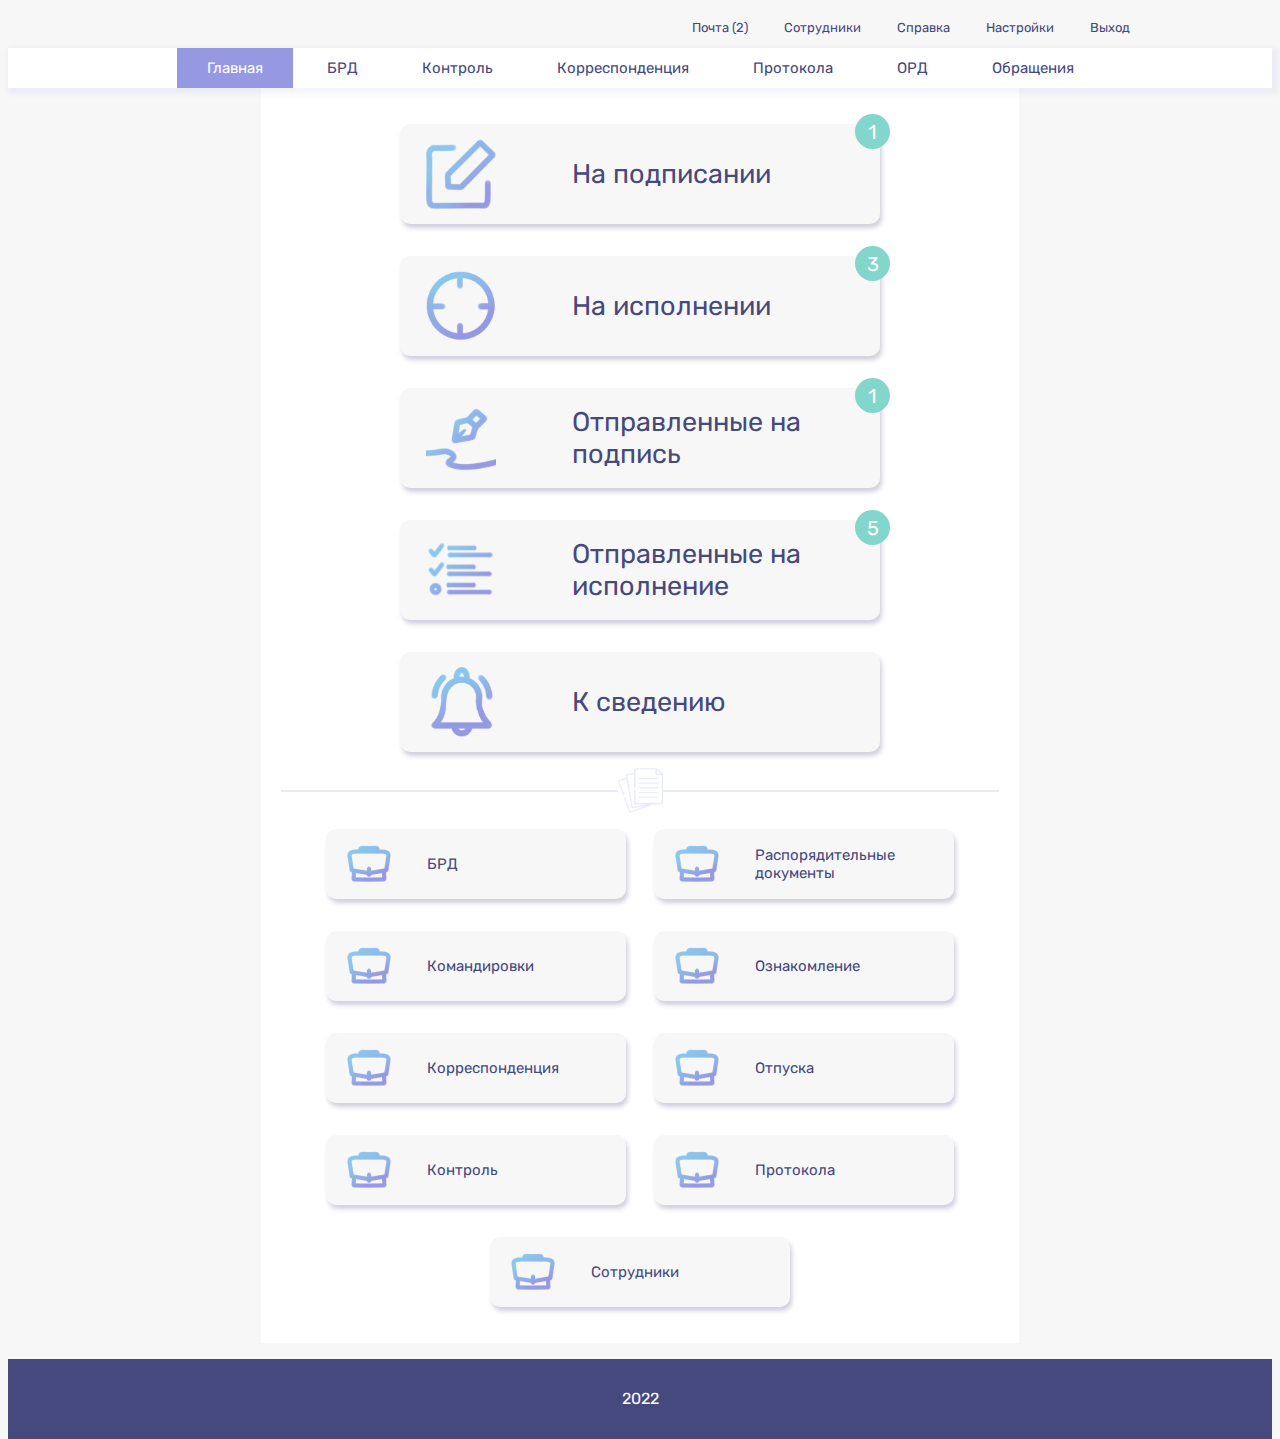
<file: index.html>
<!DOCTYPE html>
<html lang="ru">
<head>
    <meta charset="UTF-8">
    <title>SkyDocs</title>
    <link rel="stylesheet" href="style.css" >
    <link rel="preconnect" href="https://fonts.googleapis.com">
	<link rel="preconnect" href="https://fonts.gstatic.com" crossorigin>
	<link href="https://fonts.googleapis.com/css2?family=Rubik&display=swap" rel="stylesheet">
</head>
<body class="bodyRule">
    <div class="d">
        <div class="upperNav">
          <a class="active" href="#mail">Почта (2)</a>
          <a href="#staff">Сотрудники</a>
          <a href="#reference">Справка</a>
          <a href="#settings">Настройки</a>
          <a href="#quit">Выход</a>
        </div>

        <nav class="lowerNav">
          <a class="active" href="index.html">Главная</a>
          <a href="#brd">БРД</a>
          <a href="#control">Контроль</a>
          <a href="correspondence.html">Корреспонденция</a>
          <a href="#protocol">Протокола</a>
          <a href="#ord">ОРД</a>
          <a href="#appeals">Обращения</a>
        </nav>

        <div class="feed" style="background-color: #fff">
            <div class="mainCards">
                <a href="#on-signing" class="card cardMain shadow">
                    <img src="img/on-signing.png" class="imgCardMain">
                    <p class="cardTextMain">На подписании</p>
                    <div class="dot"><p class="dotNumber">1</p></div>
                </a>
             
                <a href="#on-performance" class="card cardMain shadow">
                    <img src="img/on-performance.png" class="imgCardMain">
                    <p class="cardTextMain">На исполнении</p>
                    <div class="dot"><p class="dotNumber">3</p></div>
                </a>
                <a href="#on-signature" class="card cardMain shadow">
                    <img src="img/signature-64.png" class="imgCardMain">
                    <p class="cardTextMain">Отправленные на подпись</p>
                    <div class="dot"><p class="dotNumber">1</p></div>
                </a>
                <a href="#tasks" class="card cardMain shadow">
                    <img src="img/tasks-64.png" class="imgCardMain">
                    <p class="cardTextMain">Отправленные на исполнение</p>
                    <div class="dot"><p class="dotNumber">5</p></div>
                </a>
                <a href="#notification" class="card cardMain shadow">
                    <img src="img/notification-64.png" class="imgCardMain">
                    <p class="cardTextMain">К сведению</p>
                </a>
            </div>

            <div class="decorateDiv">
                <div class="decorateLine" style="width: 485px"></div>
                <img src="img/paper.png" class="paper">
                <div class="decorateLine"  style="width: 485px"></div>
            </div>

            <div class="mainCards">
                <a href="#on-signing" class="card cardOff shadow">
                    <img src="img/briefcase-64.png" class="imgCard">
                    <p class="cardText">БРД</p>
                </a>
                <a href="#on-signing" class="card cardOff shadow">
                    <img src="img/briefcase-64.png" class="imgCard">
                    <p class="cardText">Распорядительные документы</p>
                </a>
                <a href="#on-signing" class="card cardOff shadow">
                    <img src="img/briefcase-64.png" class="imgCard">
                    <p class="cardText">Командировки</p>
                </a>
                <a href="#on-signing" class="card cardOff shadow">
                    <img src="img/briefcase-64.png" class="imgCard">
                    <p class="cardText">Ознакомление</p>
                </a>
                <a href="correspondence.html" class="card cardOff shadow">
                    <img src="img/briefcase-64.png" class="imgCard">
                    <p class="cardText">Корреспонденция</p>
                </a>
                <a href="#on-signing" class="card cardOff shadow">
                    <img src="img/briefcase-64.png" class="imgCard">
                    <p class="cardText">Отпуска</p>
                </a>
                <a href="#on-signing" class="card cardOff shadow">
                    <img src="img/briefcase-64.png" class="imgCard">
                    <p class="cardText">Контроль</p>
                </a>
                <a href="#on-signing" class="card cardOff shadow">
                    <img src="img/briefcase-64.png" class="imgCard">
                    <p class="cardText">Протокола</p>
                </a>
                <a href="#on-signing" class="card cardOff shadow">
                    <img src="img/briefcase-64.png" class="imgCard">
                    <p class="cardText">Сотрудники</p>
                </a>

            </div>
        </div>
    </div>
</body>
<footer>
    <p style="color: #fff; line-height: 80px;">2022</p>
</footer>
</html>
</file>
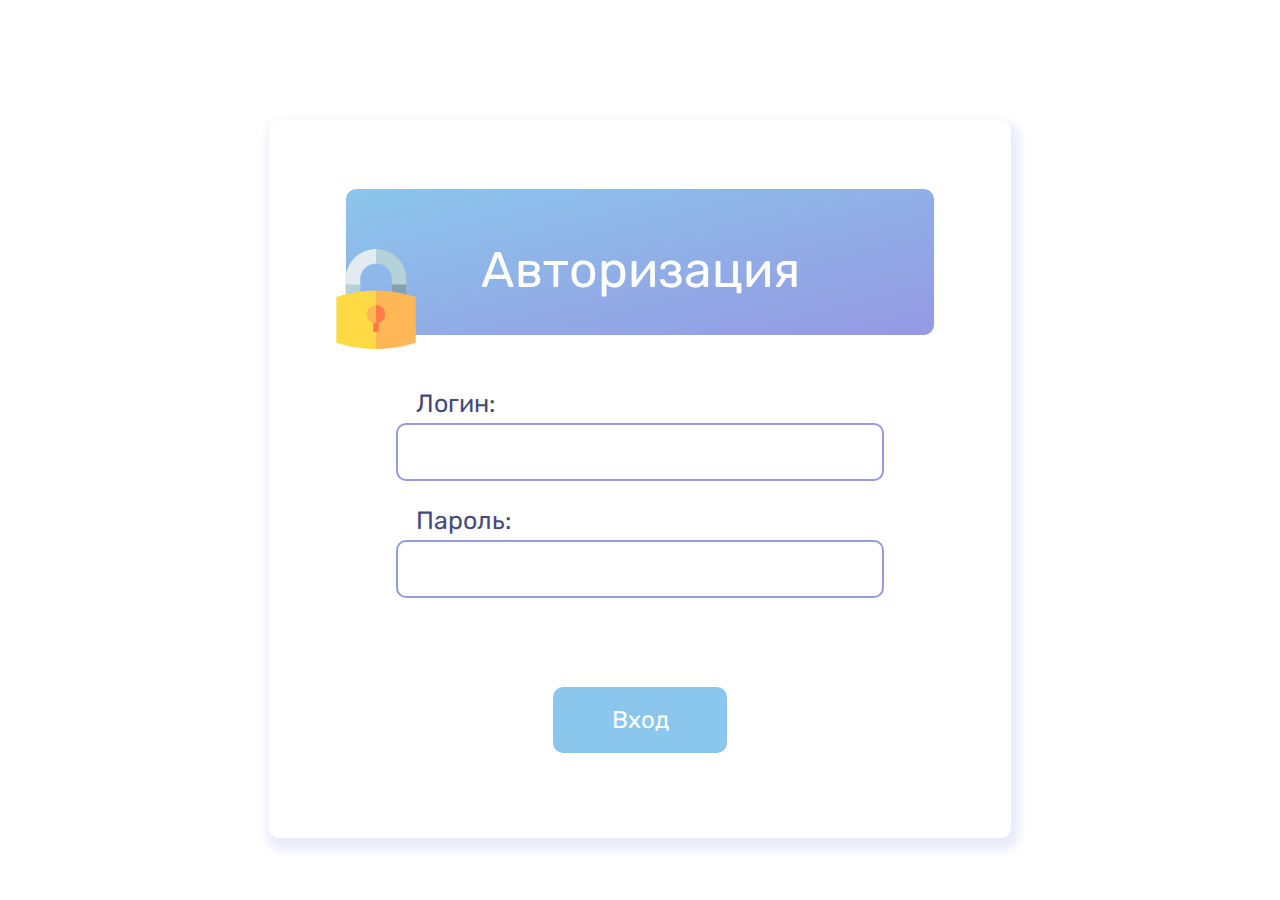
<file: auth.html>
<!DOCTYPE html>
<html lang="ru">
<head>
    <meta charset="UTF-8">
    <title>SkyDocs</title>
    <link rel="stylesheet" href="style.css" >
    <link rel="preconnect" href="https://fonts.googleapis.com">
	<link rel="preconnect" href="https://fonts.gstatic.com" crossorigin>
	<link href="https://fonts.googleapis.com/css2?family=Rubik&display=swap" rel="stylesheet">
</head>
<body>
    <div class="authBlock">
    	<div>
    		<img src="img/lock.png" class="imgLock">
    		<div class="gradSquare">
    			<p class="titleAuth">Авторизация</p>
    		</div>
    	</div>
    	<div class="inputGroup">
	    	<div class="inputBlock">
	    		<p class="textAuth inputWTitle">Логин:</p>
	    		<input type="text" name="login" class="inputAuth">
	    	</div>
	    	<div class="inputBlock">
	    		<p class="textAuth inputWTitle">Пароль:</p>
	    		<input type="password" name="login" class="inputAuth">
	    	</div>
    	</div>
    	<a href="index.html"><button class="btn btnAuth">Вход</button></a>
    </div>
</body>
</html>
</file>
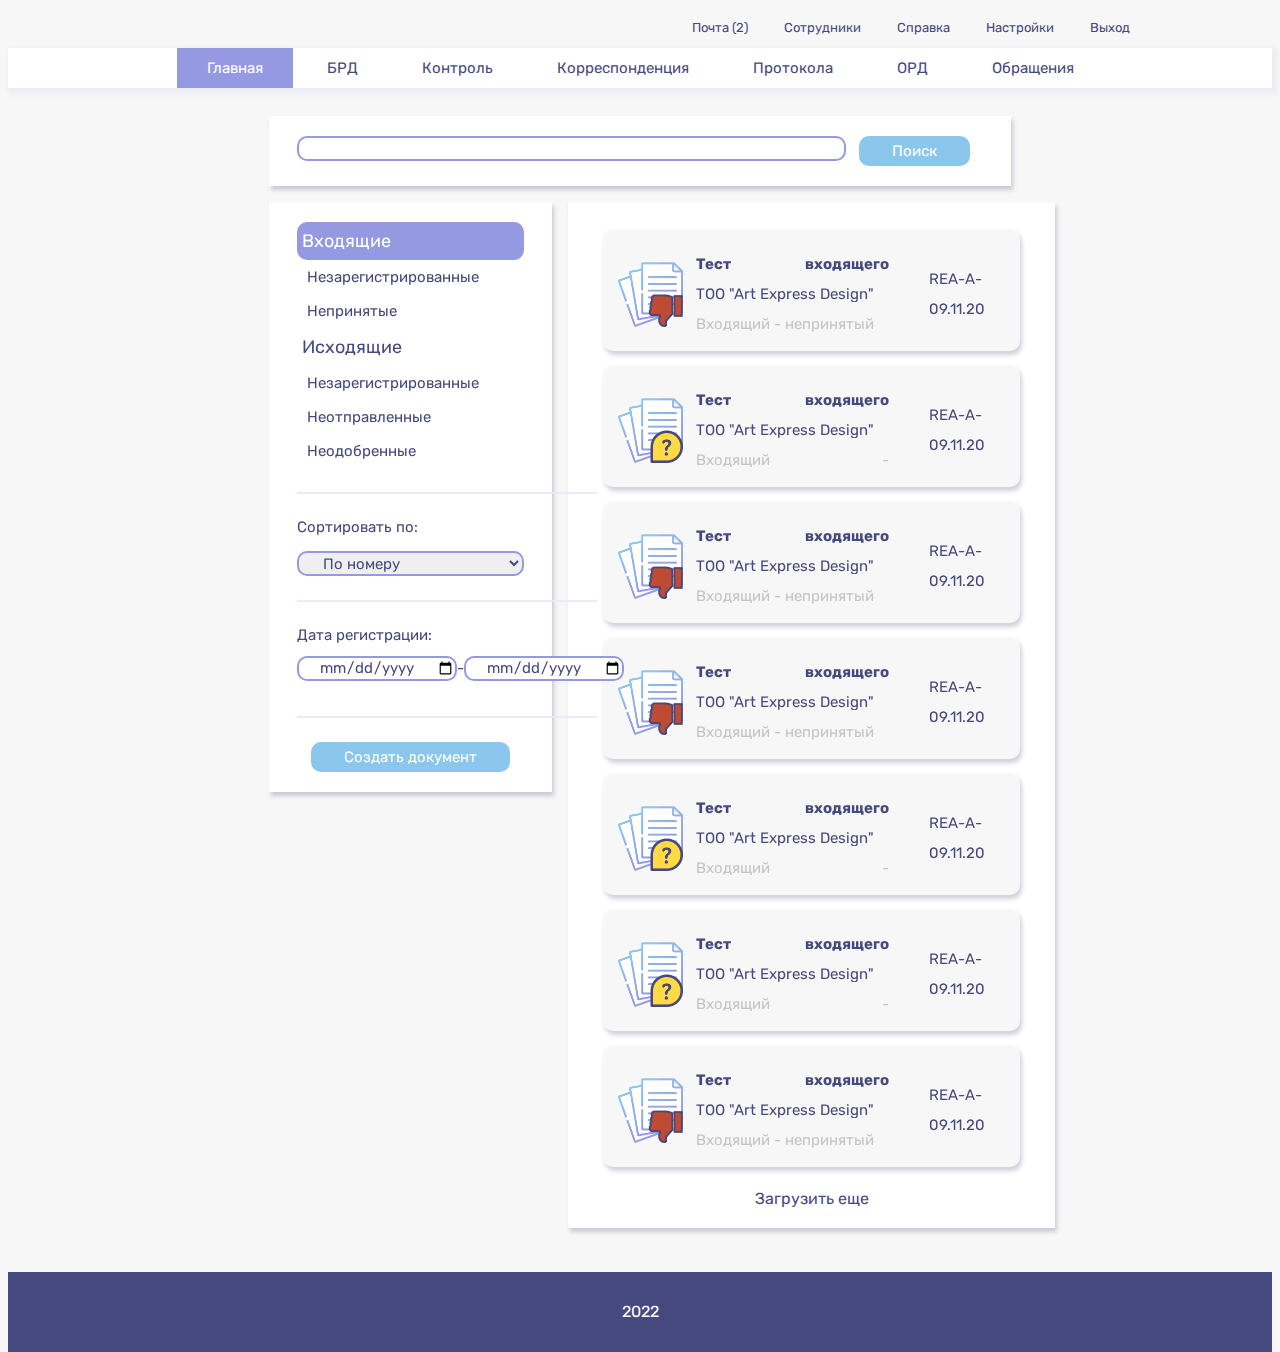
<file: correspondence.html>
<!DOCTYPE html>
<html lang="ru">
<head>
    <meta charset="UTF-8">
    <title>SkyDocs</title>
    <link rel="stylesheet" href="style.css" >
    <link rel="preconnect" href="https://fonts.googleapis.com">
	<link rel="preconnect" href="https://fonts.gstatic.com" crossorigin>
	<link href="https://fonts.googleapis.com/css2?family=Rubik&display=swap" rel="stylesheet">
</head>
<body class="bodyRule">
    <div class="d">
        <div class="upperNav">
          <a class="active" href="#mail">Почта (2)</a>
          <a href="#staff">Сотрудники</a>
          <a href="#reference">Справка</a>
          <a href="#settings">Настройки</a>
          <a href="#quit">Выход</a>
        </div>

        <nav class="lowerNav">
          <a class="active" href="index.html">Главная</a>
          <a href="#brd">БРД</a>
          <a href="#control">Контроль</a>
          <a href="correspondence.html">Корреспонденция</a>
          <a href="#protocol">Протокола</a>
          <a href="#ord">ОРД</a>
          <a href="#appeals">Обращения</a>
        </nav>

        <div class="feed">
            <div class="block searchBlock shadow">
                <input type="text" name="search" class="searchInput">
                <button class="btn btnAdd">Поиск</button>
            </div>
            <div class="row">
                <div class="block leftBar shadow">
                    <div>
                        <a href="#" class="upperCategory active">Входящие</a>
                        <div class="lowerCategory">
                            <a href="#">Незарегистрированные</a>
                            <a href="#">Непринятые</a>
                        </div>
                        <a href="#" class="upperCategory">Исходящие</a>
                        <div class="lowerCategory">
                            <a href="#">Незарегистрированные</a>
                            <a href="#">Неотправленные</a>
                            <a href="#">Неодобренные</a>
                        </div>
                    </div>

                    <div class="decorateLine" style="width: 300px; margin: 24px auto;"></div>

                    <div>
                        <p>Сортировать по:</p>
                        <select id="sort" name="sort">
                          <option value="number">По номеру</option>
                          <option value="dep">По отделу</option>
                          <option value="date">По дате</option>
                        </select>
                    </div>

                    <div class="decorateLine" style="width: 300px; margin: 24px auto;"></div>

                    <div>
                        <p style="margin-bottom: 0">Дата регистрации:</p>
                        <div class="row" style="align-items: center;">
                            <input type="date" name="from">
                            <p> - </p>
                            <input type="date" name="to">
                        </div>
                    </div>

                    <div class="decorateLine" style="width: 300px; margin: 24px auto;"></div>

                    <a href="create.html"><button class="btn btnAdd">Создать документ</button></a>

                </div>
                <div class="block rightBar shadow">

                    <div class="groupDoc">
                        <a href="#" class="cardLink">
                            <div  class="cardDoc shadow">
                                <img src="img/paperDislike.png" class="imgDoc">
                                <div class="leftColumn">
                                    <p style="font-weight: bold;">Тест входящего документа</p>
                                    <p>TOO "Art Express Design"</p>
                                    <p style="color: #C4C4C4">Входящий - непринятый</p>
                                </div>
                                <div class="rightColumn">
                                    <p>REA-A-29-B</p>
                                    <p>09.11.2021</p>
                                </div>
                            </div>
                        </a>
                        <a href="#" class="cardLink">
                            <div  class="cardDoc shadow">
                                <img src="img/paperQuestion.png" class="imgDoc">
                                <div class="leftColumn">
                                    <p style="font-weight: bold;">Тест входящего документа Тест входящего документа </p>
                                    <p>TOO "Art Express Design"</p>
                                    <p style="color: #C4C4C4">Входящий - незарегистрированный</p>
                                </div>
                                <div class="rightColumn">
                                    <p>REA-A-29-B</p>
                                    <p>09.11.2021</p>
                                </div>
                            </div>
                        </a>
                        <a href="#" class="cardLink">
                            <div  class="cardDoc shadow">
                                <img src="img/paperDislike.png" class="imgDoc">
                                <div class="leftColumn">
                                    <p style="font-weight: bold;">Тест входящего документа</p>
                                    <p>TOO "Art Express Design"</p>
                                    <p style="color: #C4C4C4">Входящий - непринятый</p>
                                </div>
                                <div class="rightColumn">
                                    <p>REA-A-29-B</p>
                                    <p>09.11.2021</p>
                                </div>
                            </div>
                        </a>
                        <a href="#" class="cardLink">
                            <div  class="cardDoc shadow">
                                <img src="img/paperDislike.png" class="imgDoc">
                                <div class="leftColumn">
                                    <p style="font-weight: bold;">Тест входящего документа</p>
                                    <p>TOO "Art Express Design"</p>
                                    <p style="color: #C4C4C4">Входящий - непринятый</p>
                                </div>
                                <div class="rightColumn">
                                    <p>REA-A-29-B</p>
                                    <p>09.11.2021</p>
                                </div>
                            </div>
                        </a>
                        <a href="#" class="cardLink">
                            <div  class="cardDoc shadow">
                                <img src="img/paperQuestion.png" class="imgDoc">
                                <div class="leftColumn">
                                    <p style="font-weight: bold;">Тест входящего документа Тест входящего документа </p>
                                    <p>TOO "Art Express Design"</p>
                                    <p style="color: #C4C4C4">Входящий - незарегистрированный</p>
                                </div>
                                <div class="rightColumn">
                                    <p>REA-A-29-B</p>
                                    <p>09.11.2021</p>
                                </div>
                            </div>
                        </a>
                        <a href="#" class="cardLink">
                            <div  class="cardDoc shadow">
                                <img src="img/paperQuestion.png" class="imgDoc">
                                <div class="leftColumn">
                                    <p style="font-weight: bold;">Тест входящего документа Тест входящего документа </p>
                                    <p>TOO "Art Express Design"</p>
                                    <p style="color: #C4C4C4">Входящий - незарегистрированный</p>
                                </div>
                                <div class="rightColumn">
                                    <p>REA-A-29-B</p>
                                    <p>09.11.2021</p>
                                </div>
                            </div>
                        </a>
                        <a href="#" class="cardLink">
                            <div  class="cardDoc shadow">
                                <img src="img/paperDislike.png" class="imgDoc">
                                <div class="leftColumn">
                                    <p style="font-weight: bold;">Тест входящего документа</p>
                                    <p>TOO "Art Express Design"</p>
                                    <p style="color: #C4C4C4">Входящий - непринятый</p>
                                </div>
                                <div class="rightColumn">
                                    <p>REA-A-29-B</p>
                                    <p>09.11.2021</p>
                                </div>
                            </div>
                        </a>

                        <a href="#" style="margin: 15px auto 0 auto; color: #46497D">Загрузить еще</a>

                    </div>
                </div>
            </div>
        </div>
    </div>
</body>
<footer>
    <p style="color: #fff; line-height: 80px;">2022</p>
</footer>
</html>
</file>
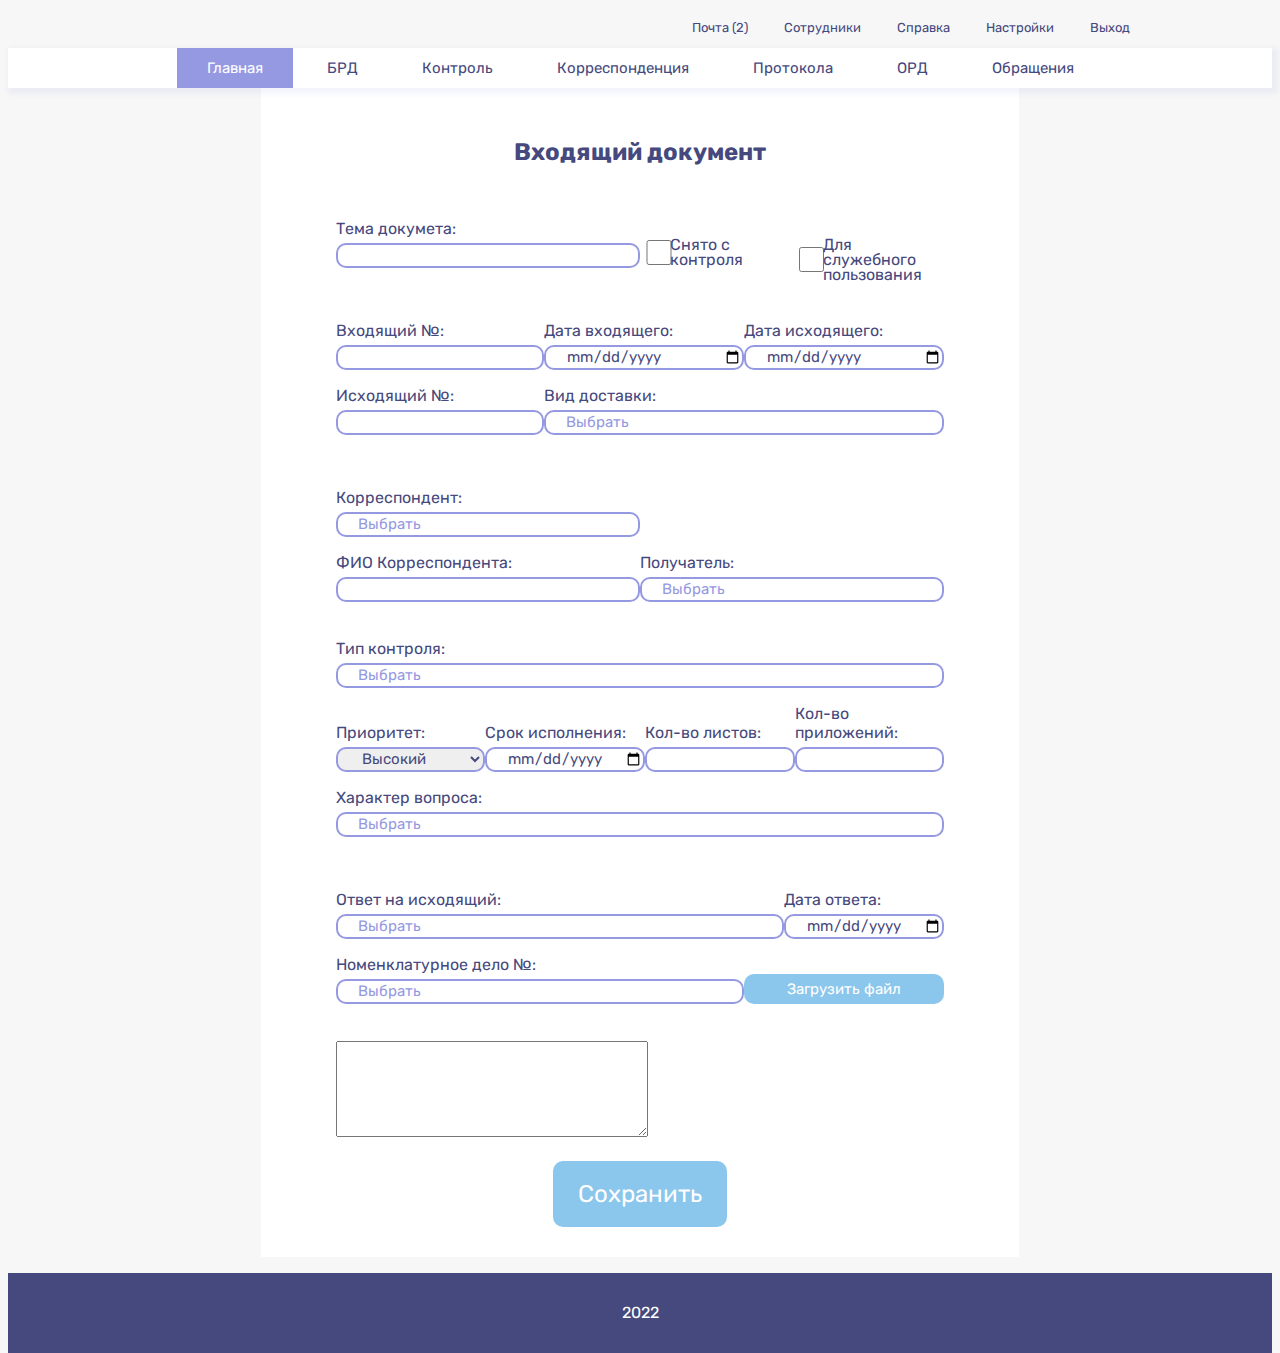
<file: create.html>
<!DOCTYPE html>
<html lang="ru">
<head>
    <meta charset="UTF-8">
    <title>SkyDocs</title>
    <link rel="stylesheet" href="style.css" >
    <link rel="preconnect" href="https://fonts.googleapis.com">
	<link rel="preconnect" href="https://fonts.gstatic.com" crossorigin>
	<link href="https://fonts.googleapis.com/css2?family=Rubik&display=swap" rel="stylesheet">

    <script src="https://cdn.tiny.cloud/1/no-api-key/tinymce/5/tinymce.min.js" referrerpolicy="origin"></script>
    <script>tinymce.init({selector:'textarea'});</script>
</head>
<body class="bodyRule">
    <div class="d">
        <div class="upperNav">
          <a class="active" href="#mail">Почта (2)</a>
          <a href="#staff">Сотрудники</a>
          <a href="#reference">Справка</a>
          <a href="#settings">Настройки</a>
          <a href="#quit">Выход</a>
        </div>

        <nav class="lowerNav">
          <a class="active" href="index.html">Главная</a>
          <a href="#brd">БРД</a>
          <a href="#control">Контроль</a>
          <a href="correspondence.html">Корреспонденция</a>
          <a href="#protocol">Протокола</a>
          <a href="#ord">ОРД</a>
          <a href="#appeals">Обращения</a>
        </nav>

        <div class="feed" style="background-color: #fff">
            <div class="docBlock">
                <h2>Входящий документ</h2>    
                <div class="rowGroup mGroup">
                    <div class="typeLong">
                        <p class="inputWTitle">Тема докумета:</p>
                        <input type="text" name="title">
                    </div>

                    <div class="typeLong" style="display: flex;">
                        <p class="checkButton">
                            <input type="checkbox" id="control" name="control">
                            <label for="control">Снято с контроля</label>
                        </p>

                        <p class="checkButton">
                            <input type="checkbox" id="forService" name="forService">
                            <label for="forService">Для служебного пользования</label>
                        </p>
                    </div>
                </div>

                <div class="rowGroup mGroup">
                    <div class="typeLong">
                        <p class="inputWTitle">Входящий №:</p>
                        <input type="text" name="title">

                        <p class="inputWTitle">Исходящий №:</p>
                        <input type="text" name="title">
                    </div>

                    <div class="typeLong">
                        <div class="rowGroup">
                            <div class="typeShort">
                                <p class="inputWTitle">Дата входящего:</p>
                                <input type="date" name="title">    
                            </div>
                            <div class="typeShort">
                                <p class="inputWTitle">Дата исходящего:</p>
                                <input type="date" name="title">    
                            </div>
                            
                        </div>
                        <p class="inputWTitle"> Вид доставки:</p>
                        <input type="text" name="title" id="deliveryType" placeholder="Выбрать">
                    </div>
                </div>

                <div class="rowGroup mGroup">
                    <div class="typeLong">
                        <p class="inputWTitle">Корреспондент:</p>
                        <input type="text" name="title" id="correspondence" placeholder="Выбрать">

                        <p class="inputWTitle">ФИО Корреспондента:</p>
                        <input type="text" name="title">
                    </div>

                    <div class="typeLong">
                        <p class="inputWTitle">Получатель:</p>
                        <input type="text" name="title" id="receiver" placeholder="Выбрать">
                    </div>
                </div>

                <div class="mGroup">
                    <div class="typeFull">
                        <p class="inputWTitle">Тип контроля:</p>
                        <input type="text" name="title" id="controlType" placeholder="Выбрать">
                    </div>
                    

                    <div class="rowGroup typeFull">
                        <div class="typeShort">
                            <p class="inputWTitle">Приоритет:</p>
                            <select id="priority" name="priority">
                              <option value="high">Высокий</option>
                              <option value="middle">Средний</option>
                              <option value="low">Низкий</option>
                            </select>
                        </div>

                        <div class="typeShort">
                            <p class="inputWTitle">Срок исполнения:</p>
                            <input type="date" name="title">
                        </div>
                        <div class="typeShort">
                            <p class="inputWTitle">Кол-во листов:</p>
                            <input type="number" name="title">
                        </div>
                        <div class="typeShort">
                            <p class="inputWTitle">Кол-во приложений:</p>
                            <input type="number" name="title">
                        </div>
                        
                    </div>

                    <div class="typeFull">
                        <p class="inputWTitle">Характер вопроса:</p>
                        <input type="text" name="title" id="answerNature" placeholder="Выбрать">
                    </div>
                </div>


                <div class="mGroup">
                    <div class="rowGroup">
                        <div class="typeVeryLong">
                            <p class="inputWTitle">Ответ на исходящий:</p>
                            <input type="text" name="title" id="answerOut" placeholder="Выбрать">
                        </div>
                        <div class="typeShort">
                            <p class="inputWTitle">Дата ответа:</p>
                            <input type="date" name="title">
                        </div>
                    </div>
                    

                    <div class="rowGroup">
                        <div class="typeVeryLong">
                            <p class="inputWTitle">Номенклатурное дело №:</p>
                            <input type="text" name="title" id="nomenclature" placeholder="Выбрать">
                        </div>
                        <div class="typeShort">
                            <button class="typeShort btn btnAdd">Загрузить файл</button>
                        </div>
                    </div>
                </div>

                <textarea name="content" rows="6" cols="35"></textarea>

                <button class="btn btnAuth" style="margin-top: 20px">Сохранить</button>
            </div>
        </div>

        <div id="nomenclatureModal" class="backModal">
            <div class="modal">
                <div class="modal-content shadow">
                    <span class="close">&times;</span>
                    <h2>Название графы</h2>
                    <div>
                        <p class="checkButton modalCheck">
                            <input type="checkbox" id="modalCheck" name="modalCheck">
                            <label for="modalCheck">Выбор Выбор Выбор Выбор Выбор Выбор</label>
                        </p>
                        <p class="checkButton modalCheck">
                            <input type="checkbox" id="modalCheck2" name="modalCheck">
                            <label for="modalCheck2">Выбор Выбор Выбор Выбор Выбор Выбор</label>
                        </p>
                        <p class="checkButton modalCheck">
                            <input type="checkbox" id="modalCheck3" name="modalCheck">
                            <label for="modalCheck3">Выбор Выбор Выбор Выбор Выбор Выбор</label>
                        </p>
                        <p class="checkButton modalCheck">
                            <input type="checkbox" id="modalCheck4" name="modalCheck">
                            <label for="modalCheck4">Выбор Выбор Выбор Выбор Выбор Выбор</label>
                        </p>
                        <p class="checkButton modalCheck">
                            <input type="checkbox" id="modalCheck5" name="modalCheck">
                            <label for="modalCheck5">Выбор Выбор Выбор Выбор Выбор Выбор</label>
                        </p>
                        <p class="checkButton modalCheck">
                            <input type="checkbox" id="modalCheck6" name="modalCheck">
                            <label for="modalCheck6">Выбор Выбор Выбор Выбор Выбор Выбор</label>
                        </p>
                    </div>
                    <button class="btn btnAdd" style="margin-top: 30px">Выбрать</button>
                </div>
            </div>
          
          </div>

        </div>
        <script>
            var modal = document.getElementById("nomenclatureModal");
            var nomenclature = document.getElementById("nomenclature");
            var answerOut = document.getElementById("answerOut");
            var answerNature = document.getElementById("answerNature");
            var controlType = document.getElementById("controlType");
            var receiver = document.getElementById("receiver");
            var correspondence = document.getElementById("correspondence");
            var deliveryType = document.getElementById("deliveryType");

            var span = document.getElementsByClassName("close")[0];
            nomenclature.onclick = function() {
              modal.style.display = "block";
            }
            answerOut.onclick = function() {
              modal.style.display = "block";
            }
            controlType.onclick = function() {
              modal.style.display = "block";
            }
            receiver.onclick = function() {
              modal.style.display = "block";
            }
            correspondence.onclick = function() {
              modal.style.display = "block";
            }
            deliveryType.onclick = function() {
              modal.style.display = "block";
            }
            answerNature.onclick = function() {
              modal.style.display = "block";
            }
            span.onclick = function() {
              modal.style.display = "none";
            }
            window.onclick = function(event) {
              if (event.target == modal) {
                modal.style.display = "none";
              }
            }
        </script>

    </div>
</body>
<footer>
    <p style="color: #fff; line-height: 80px;">2022</p>
</footer>
</html>
</file>
<file: style.css>
p, input, button, a, h2, textarea, option, select {
	font-family: 'Rubik', sans-serif;
	color: #46497D;
}
input, select {
	border: 2px solid #9599E2;
	border-radius: 10px;
	padding-left: 20px;
  	transition: 0.5s;
  	box-sizing: border-box;
}
input:focus, select:focus {
	background: #EAEBF9;
	outline: none;
}
input::placeholder {
  color: #9599E2;
}
a {
	text-decoration: none;
}
.shadow {
	box-shadow: 2px 4px 4px 0px rgba(70, 73, 125, 0.25);
}
.authBlock {
	height: 580px;
	width: 588px;
	background: #fff;
	margin: 120px auto;
	padding: 69px 77px;
	border-radius: 10px;
	box-shadow: 3px 7px 10px 5px rgba(149, 153, 226, 0.2);
}
.gradSquare {
	height: 144px;
	width: 100%;
	border-radius: 10px;
	text-align: center;
	padding: 1px 0px;
	background-image: linear-gradient(to bottom right, #8BC6EC, #9599E2);
}
.imgLock {
	height: 100px;
	width: 100px;
	position: absolute;
	margin-top: 60px;
	margin-left: -20px;
}
.titleAuth {
	font-size: 50px;
	color: #fff;
}
.textAuth {
	font-size: 25px;
	margin-left: 20px;
}
.inputAuth {
	height: 58px;
	width: 100%;
	font-size: 25px;
}

.inputGroup {
	padding: 29px 50px;
	margin-bottom: 60px;
}
.btnAuth {
	height: 66px;
	width: 174px;
	font-size: 24px;
}
.btn {
	background: #8BC6EC;
	color: #fff;
	border-radius: 10px;
	border: none;
	transition: 0.5s;
	margin: auto;
  	display: block;
}
.btn:hover {
	background: #9599E2;
	cursor: pointer;
}

/* Home page */
html {
	height:100%;
}
.d {
	min-height: 100%;
}
.bodyRule {
	height:100%;
	background: #F7F7F7;
}
footer {
	height: 80px;
	width: 100%;
	bottom: 0;
	background-color: #46497D;
	text-align: center;
}
.upperNav {
	height: 40px;
	background-color: #F7F7F7;
	text-align:right;
	position: relative;
	padding: 0px 10%;
}
.upperNav a {
	line-height: 40px;
	font-size: 13px;
	padding: 0 16px;
	display: inline-block;
	transition: 200ms linear; 
}
.upperNav a:hover {
  background-color: #CACCF1;
}

.lowerNav {
	height: 40px;
	background-color: #fff;
	text-align: center;
	position: relative;
	box-shadow: 3px 3px 5px 3px rgba(149, 153, 226, 0.1);
}
.lowerNav a {
	line-height: 40px;
	font-size: 15px;
  	display: inline-block;
	position: relative;
	padding: 0 30px;
	transition: 200ms linear; 
}
.lowerNav a:hover {
  	background-color: #CACCF1;
}
.lowerNav a.active {
	background-color: #9599E2;
	color: white;
}

.feed {
	height: 100%;
	padding: 20px 0;
	margin: 0px 20%;
}

.mainCards {
	display: flex;
  	align-content: center;
  	flex-wrap: wrap;
  	justify-content: center;
}

:root {
	--v: 480px;
}
.card {
	background-color: #F7F7F7;
	border-radius: 10px;
	display: flex;
	margin: 16px 14px;
	transition: 100ms linear; 
}
.cardMain {
	height: 100px;
	width: 480px;
}
.card:hover {
	transform: scale(1.03);
	box-shadow: 2px 4px 4px 0px rgba(70, 73, 125, 0.1);
}
.imgCardMain {
	height: 70px;
	width: 70px;
	padding: 15px 26px;
}
.cardTextMain {
	color: #46497D;
	font-size: 27px;
	margin: auto 50px;
}
.cardOff {
	height: 70px;
	width: 300px;
}
.imgCard {
	height: 50px;
	width: 50px;
	padding: 10px 18px;
}
.cardText {
	color: #46497D;
	font-size: 15px;
	margin: auto 15px;
}

.dot {
	height: 35px;
	width: 35px;
	background-color: #83D6CB;
	border-radius: 50%;
	text-align: center;
	position: absolute;
	margin-left: calc(var(--v) - 25px);
	margin-top: -10px;
	display: flex;
}
.dotNumber {
	font-size: 20px;
	color: #fff;
	margin: auto;
}

.decorateDiv {
	display: flex;
	justify-content: center;
	margin: 0 20px;
}
.decorateLine {
	height: 2px;
	
	background-color: #EAEBF9;
	margin: auto;
}
.paper {
	height: 45px;
	width: 45px;
	margin: auto;
}


/* Correspondence */
.block {
	background-color: #fff;
	padding: 20px 28px;
	margin: 8px;
}
.row {
	display: flex;
	justify-content: space-between;
}
.searchBlock {
	display: flex;
	justify-content: center;
}
.searchInput {
	height: 25px;
	width: 80%;
	font-size: 15px;
}
.btnAdd {
	height: 30px;
	padding: 0 33px;
	font-size: 15px;
}
.leftBar {
	height: 100%;
	width: 30%;
	position: -webkit-sticky;
	position: sticky;
	top: 0;
}
.rightBar {
	height: 100%;
	width: 70%;
}

.upperCategory {
	font-size: 18px;
	padding: 8px 5px 8px 5px;
	border-radius: 10px;
	display: flex;
}
.lowerCategory a {
	font-size: 15px;
	padding: 8px 10px 8px 10px;
	border-radius: 10px;
	display: flex;
	flex-direction: column;
}
.leftBar a.active {
	background-color: #9599E2;
	color: white;
}

.leftBar select, input, .rowGroup select, input {
	height: 25px;
	width: 100%;
	font-size: 15px;
}
.block p {
	font-size: 15px;
}
.groupDoc {
	display: flex;
	flex-direction: column;
}
.cardDoc {
	height: 96px;
	background-color: #F7F7F7;
	padding: 13px 15px;
	border-radius: 10px;
	align-items: center;

	display: grid;
  	grid-template-columns: 15% 60% 25%;
}
.cardLink {
	margin: 7px;
	transition: 300ms linear;
}
.cardLink :hover {
	background-color: #fff;
}

.leftColumn, .rightColumn {
	display: block;
	flex-direction: column;
	padding: 0 20px;
}

.cardDoc p {
 	position: relative;
	word-wrap: break-word;
	overflow: hidden;
	max-height: 15px;
	line-height: 15px;
	text-align:justify;
}
.imgDoc {
	height: 65px;
	width: 65px;
}

/* create page */
h2 {
	text-align: center;
}
.docBlock {
	padding: 10px 75px;
}
.mGroup {
	margin: 37px 0;
}
.rowGroup {
	display: flex;
	justify-content: space-between;
	align-items: flex-end;
}
.typeLong {
	width: 480px;
}
.typeShort {
	width: 200px;
}
.typeVeryLong {
	width: 770px;
}
.typeFull {
	width: 100%;
}
.inputWTitle {
	margin-bottom: 5px;
}
.checkButton {
	height: 15px;
	align-items: center;
	display: grid;
	grid-template-columns: 20% 80%;

	width: 100%;
	max-width: 248px;
}
.checkButton label {
	max-width: 248px;
	display: inline-block;
	cursor: pointer;
	margin-right: 0;
	line-height: 15px;
	user-select: none;
	display:inline;
}
.modalCheck {
	max-width: 100%;
}
.modalCheck label {
	max-width: 100%;
}

/* modal windows*/
.backModal {
	display: none;
	position: fixed;
	z-index: 1;
	left: 0;
	top: 0;
	width: 100%;
	height: 100%;
	background-color: rgba(0,0,0,0.4);
}
.modal {
	position: fixed;
	z-index: 2;
	left: 50%;
	top: 50%;
	transform: translate(-50%, -50%);
	width: 800px;
	height: 80%;
	overflow: auto;
	margin: auto;

}
.modal-content {
	background-color: #fff;
	margin: auto;
	padding: 30px;
	width: 80%;
	border-radius: 10px;
}
.modal-content p label {
	word-wrap: break-word;
	overflow: hidden;
	max-height: 15px;
	line-height: 15px;
}
.close {
	color: #aaaaaa;
	float: right;
	font-size: 28px;
	font-weight: bold;
}
.close:hover,
.close:focus {
	color: #000;
	text-decoration: none;
	cursor: pointer;
}
</file>
